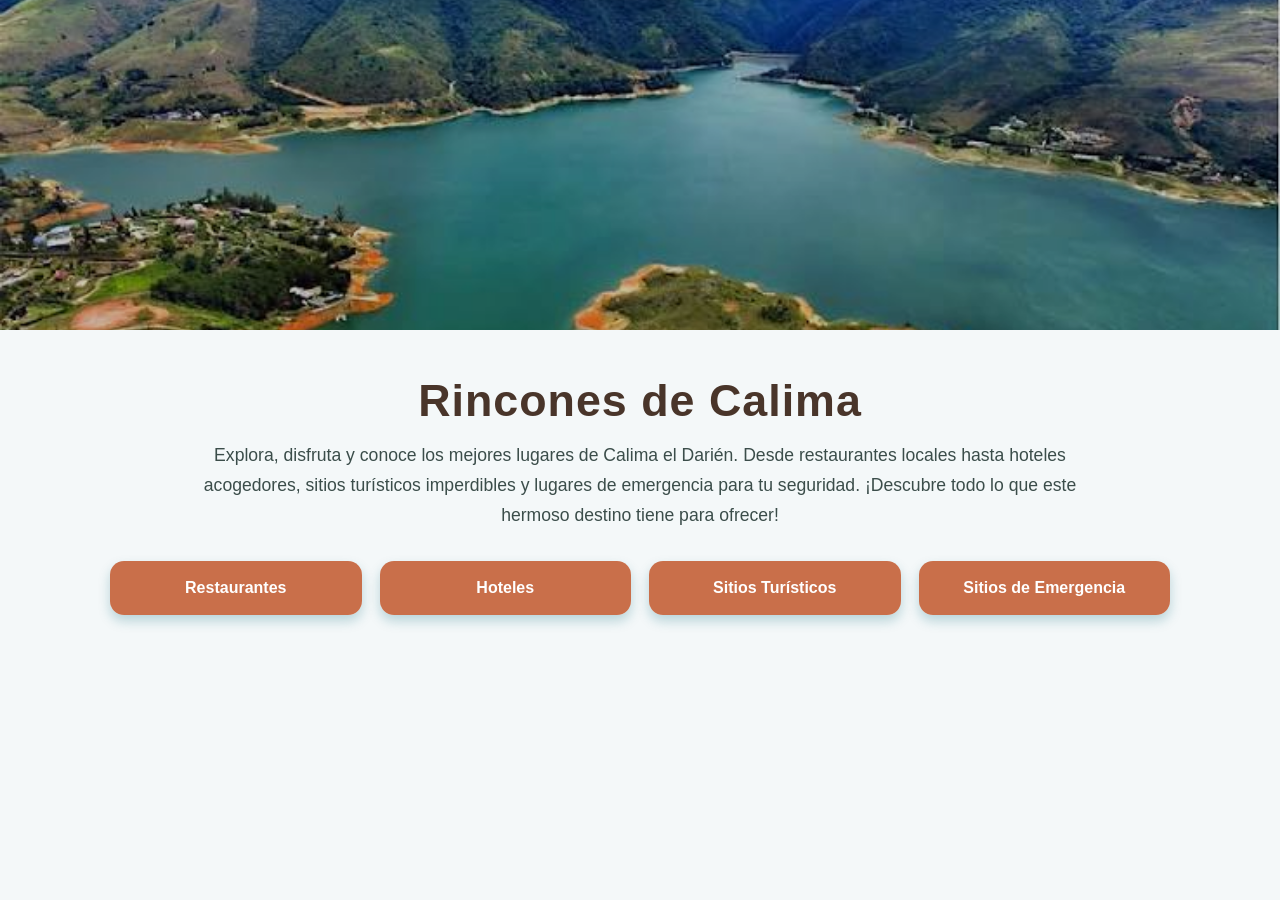
<file: index.html>
<!DOCTYPE html>
<html lang="es">
<head>
  <meta charset="UTF-8" />
  <meta name="viewport" content="width=device-width, initial-scale=1.0" />
  <title>Rincones de Calima - Calima el Darién</title>
  <style>
    * {
      box-sizing: border-box;
    }

    body {
      margin: 0;
      font-family: Arial, sans-serif;
      background: #f4f8f9;
      color: #1f2d2a;
    }

    .header {
      position: relative;
      width: 100%;
      height: 330px;
      overflow: hidden;
      background: #cfe4ea;
    }

    .header img {
      width: 100%;
      height: 100%;
      object-fit: cover;
      display: block;
      filter: brightness(0.8);
    }

    .container {
      max-width: 1100px;
      margin: 0 auto;
      padding: 20px 20px 50px;

    }

    h1 {
      text-align: center;
      font-size: 2.8rem;
      margin: 25px 0 15px;
      color: #49352A;
      letter-spacing: 1px;
    }

    .descripcion {
      text-align: center;
      max-width: 900px;
      margin: 0 auto 30px;
      font-size: 1.1rem;
      line-height: 1.7;
      color: #3b4d4a;
    }

    .botones {
      display: grid;
      grid-template-columns: repeat(4, minmax(180px, 1fr));
      gap: 18px;
      justify-content: center;
      margin-top: 25px;
    }

    .boton {
      display: inline-block;
      text-decoration: none;
      text-align: center;
      background: linear-gradient(135deg, #C96F4A, #C96F4A);
      color: white;
      padding: 18px 20px;
      border-radius: 14px;
      font-weight: bold;
      font-size: 1rem;
      box-shadow: 0 6px 12px rgba(13, 106, 125, 0.25);
      transition: transform 0.2s ease, box-shadow 0.2s ease;
    }

    .boton:hover {
      transform: translateY(-3px);
      box-shadow: 0 10px 16px rgba(13, 106, 125, 0.3);
    }

    @media (max-width: 768px) {
      .botones {
        grid-template-columns: repeat(2, minmax(150px, 1fr));
      }

      h1 {
        font-size: 2.2rem;
      }
    }

    @media (max-width: 480px) {
      .botones {
        grid-template-columns: 1fr;
      }
    }
  </style>
</head>
<body>
  <header class="header">
    <img src="imagenes/lag.jpg" alt="Lago en Calima el Darién" />
  </header>

  <main class="container">
    <h1>Rincones de Calima</h1>

    <p class="descripcion">
      Explora, disfruta y conoce los mejores lugares de Calima el Darién. Desde restaurantes locales hasta hoteles acogedores, sitios turísticos imperdibles y lugares de emergencia para tu seguridad. ¡Descubre todo lo que este hermoso destino tiene para ofrecer!
    </p>

    <div class="botones">
      <a class="boton" href="restaurantes.html">Restaurantes</a>
      <a class="boton" href="hoteles.html">Hoteles</a>
      <a class="boton" href="sitios-turisticos.html">Sitios Turísticos</a>
      <a class="boton" href="sitios-emergencia.html">Sitios de Emergencia</a>
    </div>
  </main>
</body>
</html>
</file>
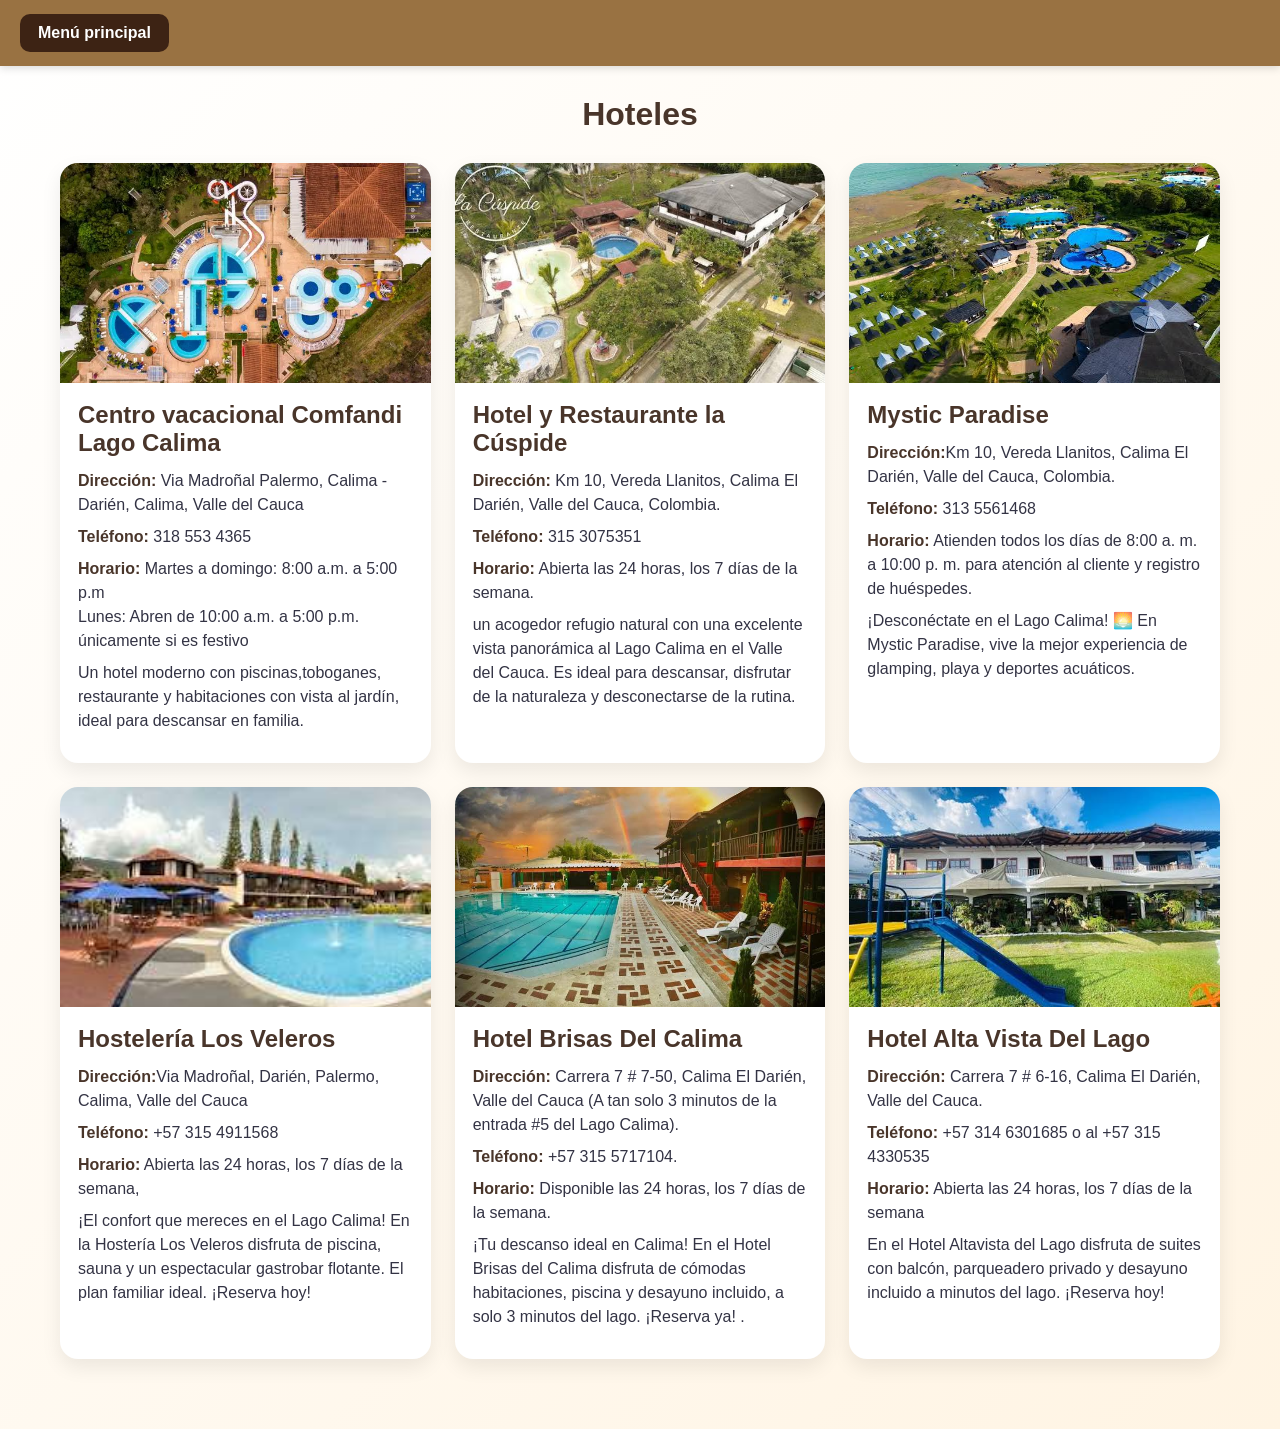
<file: hoteles.html>
<!DOCTYPE html>
<html lang="es">
  <head>
    <meta charset="UTF-8" />
    <meta name="viewport" content="width=device-width, initial-scale=1.0" />
    <title>Hoteles</title>
    <style>
      * {
        box-sizing: border-box;
      }

      body {
        margin: 0;
        font-family: Arial, sans-serif;
        background: linear-gradient(135deg, #ffff, #fff4e3);
        color: #1d1d1d;
      }

      .top-bar {
        position: sticky;
        top: 0;
        z-index: 10;
        background: rgb(153, 114, 66);
        padding: 14px 20px;
        box-shadow: 0 2px 8px rgba(0, 0, 0, 0.15);
      }

      .btn-principal {
        display: inline-block;
        background: #3D2314;
        color: white;
        text-decoration: none;
        font-weight: bold;
        padding: 10px 18px;
        border-radius: 10px;
        transition: 0.3s ease;
      }

      .btn-principal:hover {
        background: #865133;
      }

      .container {
        max-width: 1200px;
        margin: 30px auto;
        padding: 0 20px 40px;
      }

      h1 {
        text-align: center;
        margin-bottom: 30px;
        color: #49352A;
      }

      .grid {
        display: grid;
        grid-template-columns: repeat(auto-fit, minmax(280px, 1fr));
        gap: 24px;
      }

      .hotel-card {
        background: #fff;
        border-radius: 18px;
        overflow: hidden;
        box-shadow: 0 8px 20px rgba(0, 0, 0, 0.08);
        transition: transform 0.25s ease, box-shadow 0.25s ease;
      }

      .hotel-card:hover {
        transform: translateY(-5px);
        box-shadow: 0 14px 25px rgba(0, 0, 0, 0.12);
      }

      .hotel-card img {
        width: 100%;
        height: 220px;
        object-fit: cover;
        display: block;
      }

      .hotel-info {
        padding: 18px 18px 22px;
      }

      .hotel-info h2 {
        margin-top: 0;
        margin-bottom: 12px;
        color: #49352A;
        font-size: 1.5rem;
      }

      .hotel-info p {
        margin: 8px 0;
        line-height: 1.5;
        color: #334;
      }

      .label {
        font-weight: bold;
        color: #49352A;
      }
    </style>
  </head>
  <body>
    <header class="top-bar">
      <a class="btn-principal" href="index.html">Menú principal</a>
    </header>

    <main class="container">
      <h1>Hoteles</h1>

      <section class="grid">
        <article class="hotel-card">
          <img src="imagenes/comfandi.webp" alt=" Comfandi Lago Calima" />
          <div class="hotel-info">
            <h2>Centro vacacional Comfandi Lago Calima</h2>
            <p><span class="label">Dirección:</span> Via Madroñal Palermo, Calima - Darién, Calima, Valle del Cauca</p>
            <p><span class="label">Teléfono:</span> 318 553 4365</p>
            <p><span class="label">Horario:</span> Martes a domingo: 8:00 a.m. a 5:00 p.m <br /> Lunes: Abren de 10:00 a.m. a 5:00 p.m. únicamente si es festivo</p>
            <p>Un hotel moderno con piscinas,toboganes, restaurante y habitaciones con vista al jardín, ideal para descansar en familia.</p>
          </div>
        </article>

        <article class="hotel-card">
          <img src="imagenes/cuspide.jpg" alt="Hotel Vista Real" />
          <div class="hotel-info">
            <h2>Hotel y Restaurante la Cúspide</h2>
            <p><span class="label">Dirección:</span> Km 10, Vereda Llanitos, Calima El Darién, Valle del Cauca, Colombia.</p>
            <p><span class="label">Teléfono:</span>  315 3075351 </p>
            <p><span class="label">Horario:</span> Abierta las 24 horas, los 7 días de la semana.</p>
            <p> un acogedor refugio natural con una excelente vista panorámica al Lago Calima en el Valle del Cauca. Es ideal para descansar, disfrutar de la naturaleza y desconectarse de la rutina.</p>
          </div>
        </article>

        <article class="hotel-card">
          <img src="imagenes/mysti.jpg" alt="Hotel Aurora Plaza" />
          <div class="hotel-info">
            <h2> Mystic Paradise</h2>
            <p><span class="label">Dirección:</span>Km 10, Vereda Llanitos, Calima El Darién, Valle del Cauca, Colombia.</p>
            <p><span class="label">Teléfono:</span>   313 5561468  </p>
            <p><span class="label">Horario:</span> Atienden todos los días de 8:00 a. m. a 10:00 p. m. para atención al cliente y registro de huéspedes.</p>
            <p>¡Desconéctate en el Lago Calima! 🌅 En Mystic Paradise, vive la mejor experiencia de glamping, playa y deportes acuáticos.</p>
          </div>
        </article>

        <article class="hotel-card">
          <img src="imagenes/veleros.jpg" alt="Hotel Costa Azul" />
          <div class="hotel-info">
            <h2>Hostelería Los Veleros</h2>
            <p><span class="label">Dirección:</span>Via Madroñal, Darién, Palermo, Calima, Valle del Cauca</p>
            <p><span class="label">Teléfono:</span>  +57 315 4911568</p>
            <p><span class="label">Horario:</span>  Abierta las 24 horas, los 7 días de la semana,</p>
            <p> ¡El confort que mereces en el Lago Calima! En la Hostería Los Veleros disfruta de piscina, sauna y un espectacular gastrobar flotante. El plan familiar ideal. ¡Reserva hoy!</p>
          </div>
        </article>

        <article class="hotel-card">
          <img src="imagenes/brisas.jpg" alt="Hotel Montaña Serena" />
          <div class="hotel-info">
            <h2>Hotel Brisas Del Calima</h2>
            <p><span class="label">Dirección:</span> Carrera 7 # 7-50, Calima El Darién, Valle del Cauca (A tan solo 3 minutos de la entrada #5 del Lago Calima).</p>
            <p><span class="label">Teléfono:</span>  +57 315 5717104. </p>
            <p><span class="label">Horario:</span> Disponible las 24 horas, los 7 días de la semana.</p>
            <p>¡Tu descanso ideal en Calima! En el Hotel Brisas del Calima disfruta de cómodas habitaciones, piscina y desayuno incluido, a solo 3 minutos del lago. ¡Reserva ya! .</p>
          </div>
        </article>

        <article class="hotel-card">
          <img src="imagenes/alta.jpg" alt="Hotel San Jorge" />
          <div class="hotel-info">
            <h2>Hotel Alta Vista Del Lago</h2>
            <p><span class="label">Dirección:</span>  Carrera 7 # 6-16, Calima El Darién, Valle del Cauca.</p>
            <p><span class="label">Teléfono:</span>   +57 314 6301685 o al +57 315 4330535</p>
            <p><span class="label">Horario:</span> Abierta las 24 horas, los 7 días de la semana</p>
            <p>En el Hotel Altavista del Lago disfruta de suites con balcón, parqueadero privado y desayuno incluido a minutos del lago. ¡Reserva hoy!</p>
          </div>
        </article>
      </section>
    </main>
  </body>
</html>
</file>
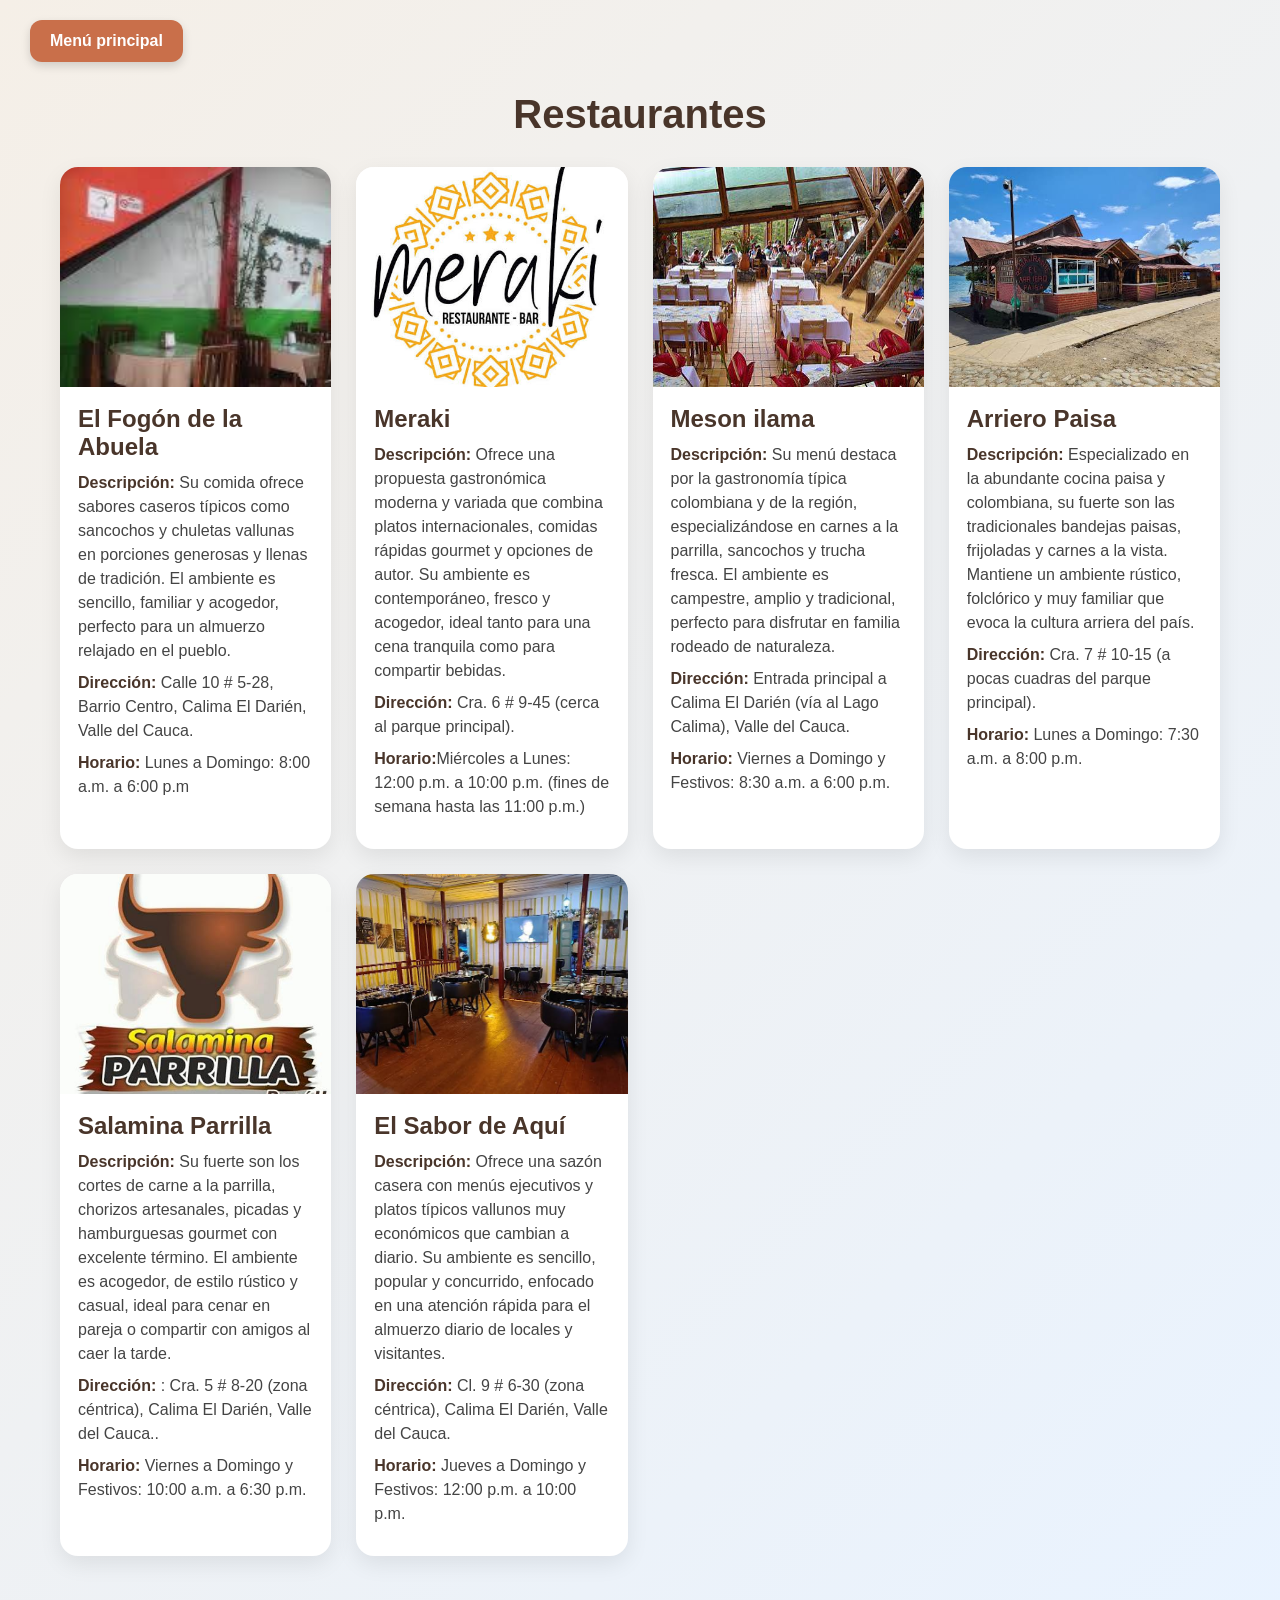
<file: restaurantes.html>
<!DOCTYPE html>
<html lang="es">
  <head>
    <meta charset="UTF-8" />
    <meta name="viewport" content="width=device-width, initial-scale=1.0" />
    <title>Restaurantes</title>
    <style>
      * {
        box-sizing: border-box;
      }

      body {
        margin: 0;
        font-family: Arial, sans-serif;
        background: linear-gradient(135deg, #f5efe7, #e9f3ff);
        color: #222;
      }

      .topbar {
        padding: 20px 30px 0;
      }

      .btn-principal {
        display: inline-block;
        text-decoration: none;
        background: #C96F4A;
        color: white;
        font-weight: bold;
        padding: 12px 20px;
        border-radius: 12px;
        box-shadow: 0 4px 10px rgba(0,0,0,0.15);
        transition: 0.3s ease;
      }

      .btn-principal:hover {
        background: #C96F4A;
      }

      .container {
        max-width: 1200px;
        margin: 30px auto;
        padding: 0 20px 40px;
      }

      h1 {
        text-align: center;
        margin-bottom: 30px;
        color: #49352A;
        font-size: 2.5rem;
      }

      .grid {
        display: grid;
        grid-template-columns: repeat(auto-fit, minmax(260px, 1fr));
        gap: 25px;
      }

      .card {
        background: #fff;
        border-radius: 18px;
        overflow: hidden;
        box-shadow: 0 8px 22px rgba(0,0,0,0.08);
        transition: transform 0.25s ease, box-shadow 0.25s ease;
      }

      .card:hover {
        transform: translateY(-6px);
        box-shadow: 0 12px 30px rgba(0,0,0,0.12);
      }

      .card img {
        width: 100%;
        height: 220px;
        object-fit: cover;
        display: block;
      }

      .content {
        padding: 18px 18px 22px;
      }

      .content h2 {
        margin: 0 0 10px;
        color: #49352A;
        font-size: 1.5rem;
      }

      .content p {
        margin: 8px 0;
        line-height: 1.5;
        color: #444;
      }

      .label {
        font-weight: bold;
        color: #49352A;
      }
    </style>
  </head>
  <body>
    <div class="topbar">
       <a href="index.html" class="btn-principal"> Menú principal</a>
    </div>

    <div class="container">
      <h1>Restaurantes</h1>

      <div class="grid">
        <article class="card">
          <img src="imagenes/fogon.jpg" alt="El Fogón de la Abuela" />
          <div class="content">
            <h2>El Fogón de la Abuela</h2>
            <p><span class="label">Descripción:</span> Su comida ofrece sabores caseros típicos como sancochos y chuletas vallunas en porciones generosas y llenas de tradición. El ambiente es sencillo, familiar y acogedor, perfecto para un almuerzo relajado en el pueblo.</p>
            <p><span class="label">Dirección:</span> Calle 10 # 5-28, Barrio Centro, Calima El Darién, Valle del Cauca.</p>
            <p><span class="label">Horario:</span> Lunes a Domingo: 8:00 a.m. a 6:00 p.m</p>
          </div>
        </article>

        <article class="card">
          <img src="imagenes/mera.jpg" alt="Meraki" />
          <div class="content">
            <h2>Meraki</h2>
            <p><span class="label">Descripción:</span> Ofrece una propuesta gastronómica moderna y variada que combina platos internacionales, comidas rápidas gourmet y opciones de autor. Su ambiente es contemporáneo, fresco y acogedor, ideal tanto para una cena tranquila como para compartir bebidas.</p>
            <p><span class="label">Dirección:</span> Cra. 6 # 9-45 (cerca al parque principal).</p>
            <p><span class="label">Horario:</span>Miércoles a Lunes: 12:00 p.m. a 10:00 p.m. (fines de semana hasta las 11:00 p.m.)</p>
          </div>
        </article>

        <article class="card">
          <img src="imagenes/meson.jpg" alt="Meson ilama" />
          <div class="content">
            <h2>Meson ilama</h2>
            <p><span class="label">Descripción:</span> Su menú destaca por la gastronomía típica colombiana y de la región, especializándose en carnes a la parrilla, sancochos y trucha fresca. El ambiente es campestre, amplio y tradicional, perfecto para disfrutar en familia rodeado de naturaleza.</p>
            <p><span class="label">Dirección:</span> Entrada principal a Calima El Darién (vía al Lago Calima), Valle del Cauca.</p>
            <p><span class="label">Horario:</span> Viernes a Domingo y Festivos: 8:30 a.m. a 6:00 p.m.</p>
          </div>
        </article>

        <article class="card">
          <img src="imagenes/paisa.jpg" alt="Arriero Paisa" />
          <div class="content">
            <h2>Arriero Paisa</h2>
            <p><span class="label">Descripción:</span> Especializado en la abundante cocina paisa y colombiana, su fuerte son las tradicionales bandejas paisas, frijoladas y carnes a la vista. Mantiene un ambiente rústico, folclórico y muy familiar que evoca la cultura arriera del país.</p>
            <p><span class="label">Dirección:</span> Cra. 7 # 10-15 (a pocas cuadras del parque principal).</p>
            <p><span class="label">Horario:</span> Lunes a Domingo: 7:30 a.m. a 8:00 p.m.</p>
          </div>
        </article>

        <article class="card">
          <img src="imagenes/sala.jpg" alt="salamina parrila" />
          <div class="content">
            <h2>Salamina Parrilla</h2>
            <p><span class="label">Descripción:</span> Su fuerte son los cortes de carne a la parrilla, chorizos artesanales, picadas y hamburguesas gourmet con excelente término. El ambiente es acogedor, de estilo rústico y casual, ideal para cenar en pareja o compartir con amigos al caer la tarde.</p>
            <p><span class="label">Dirección:</span> : Cra. 5 # 8-20 (zona céntrica), Calima El Darién, Valle del Cauca..</p>
            <p><span class="label">Horario:</span> Viernes a Domingo y Festivos: 10:00 a.m. a 6:30 p.m.</p>
          </div>
        </article>

        <article class="card">
          <img src="imagenes/sabor.jpg" alt="El Sabor de Aquí" />
          <div class="content">
            <h2>El Sabor de Aquí</h2>
            <p><span class="label">Descripción:</span> Ofrece una sazón casera con menús ejecutivos y platos típicos vallunos muy económicos que cambian a diario. Su ambiente es sencillo, popular y concurrido, enfocado en una atención rápida para el almuerzo diario de locales y visitantes.</p>
            <p><span class="label">Dirección:</span> Cl. 9 # 6-30 (zona céntrica), Calima El Darién, Valle del Cauca.</p>
            <p><span class="label">Horario:</span> Jueves a Domingo y Festivos: 12:00 p.m. a 10:00 p.m.</p>
          </div>
        </article>
      </div>
    </div>
  </body>
</html>
</file>
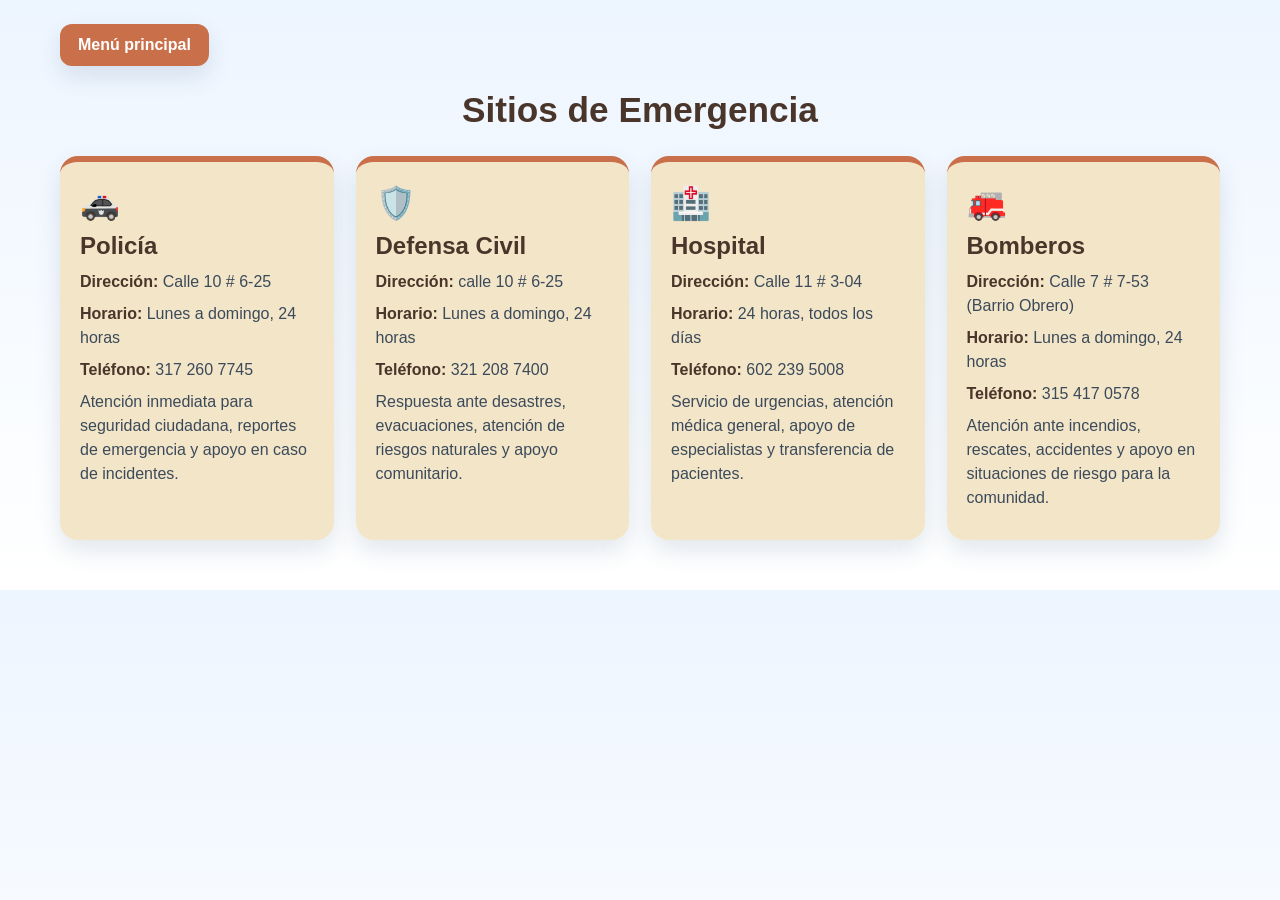
<file: sitios-emergencia.html>
<!DOCTYPE html>
<html lang="es">
  <head>
    <meta charset="UTF-8" />
    <meta name="viewport" content="width=device-width, initial-scale=1.0" />
    <title>Sitios de Emergencia</title>
    <style>
      :root {
        --primary: #49352A;
        --secondary: #C96F4A;
        --bg: #FFF4E3;
        --card: #f3e5c8;
        --text: #49352A;
        --muted: #3b4a5a;
        --shadow: 0 10px 25px rgba(13, 59, 102, 0.12);
      }

      * {
        box-sizing: border-box;
      }

      body {
        margin: 0;
        font-family: Arial, Helvetica, sans-serif;
        background: linear-gradient(180deg, #edf5ff 0%, #ffff 100%);
        color: var(--text);
      }

      .container {
        max-width: 1200px;
        margin: 0 auto;
        padding: 24px 20px 50px;
      }

      .top-bar {
        margin-bottom: 24px;
      }

      .btn-back {
        display: inline-flex;
        align-items: center;
        gap: 8px;
        text-decoration: none;
        background:#C96F4A ;
        color: #ffffff;
        font-weight: 700;
        padding: 12px 18px;
        border-radius: 12px;
        box-shadow: var(--shadow);
        transition: transform 0.2s ease;
      }

      .btn-back:hover {
        transform: translateY(-1px);
      }

      h1 {
        margin: 0 0 26px;
        text-align: center;
        font-size: 2.2rem;
        color: var(--primary);
      }

      .grid {
        display: grid;
        grid-template-columns: repeat(auto-fit, minmax(240px, 1fr));
        gap: 22px;
      }

      .card {
        background: var(--card);
        border-radius: 18px;
        padding: 22px 20px;
        box-shadow: var(--shadow);
        border-top: 6px solid var(--secondary);
      }

      .icon {
        font-size: 2rem;
        margin-bottom: 10px;
      }

      .card h2 {
        margin: 0 0 10px;
        font-size: 1.5rem;
        color: var(--primary);
      }

      .card p {
        margin: 8px 0;
        color: var(--muted);
        line-height: 1.5;
      }

      .label {
        font-weight: 700;
        color: var(--text);
      }

      @media (max-width: 600px) {
        h1 {
          font-size: 1.8rem;
        }
      }
    </style>
  </head>
  <body>
    <div class="container">
      <div class="top-bar">
        <a href="index.html" class="btn-back"> Menú principal</a>
      </div>

      <h1>Sitios de Emergencia</h1>

      <div class="grid">
        <div class="card">
          <div class="icon">🚓</div>
          <h2>Policía</h2>
          <p><span class="label">Dirección:</span> Calle 10 # 6-25</p>
          <p><span class="label">Horario:</span> Lunes a domingo, 24 horas</p>
          <p><span class="label">Teléfono:</span> 317 260 7745</p>
          <p>Atención inmediata para seguridad ciudadana, reportes de emergencia y apoyo en caso de incidentes.</p>
        </div>

        <div class="card">
          <div class="icon">🛡️</div>
          <h2>Defensa Civil</h2>
          <p><span class="label">Dirección:</span> calle 10 # 6-25</p>
          <p><span class="label">Horario:</span>  Lunes a domingo, 24 horas</p>
           <p><span class="label">Teléfono:</span> 321 208 7400</p>
          <p>Respuesta ante desastres, evacuaciones, atención de riesgos naturales y apoyo comunitario.</p>
        </div>

        <div class="card">
          <div class="icon">🏥</div>
          <h2>Hospital</h2>
          <p><span class="label">Dirección:</span> Calle 11 # 3-04</p>
          <p><span class="label">Horario:</span> 24 horas, todos los días</p>
           <p><span class="label">Teléfono:</span> 602 239 5008</p>
          <p>Servicio de urgencias, atención médica general, apoyo de especialistas y transferencia de pacientes.</p>
        </div>

        <div class="card">
          <div class="icon">🚒</div>
          <h2>Bomberos</h2>
          <p><span class="label">Dirección:</span> Calle 7 # 7-53 (Barrio Obrero)</p>
          <p><span class="label">Horario:</span> Lunes a domingo, 24 horas</p>
           <p><span class="label">Teléfono:</span> 315 417 0578</p>
          <p>Atención ante incendios, rescates, accidentes y apoyo en situaciones de riesgo para la comunidad.</p>
        </div>
      </div>
    </div>
  </body>
</html>
</file>
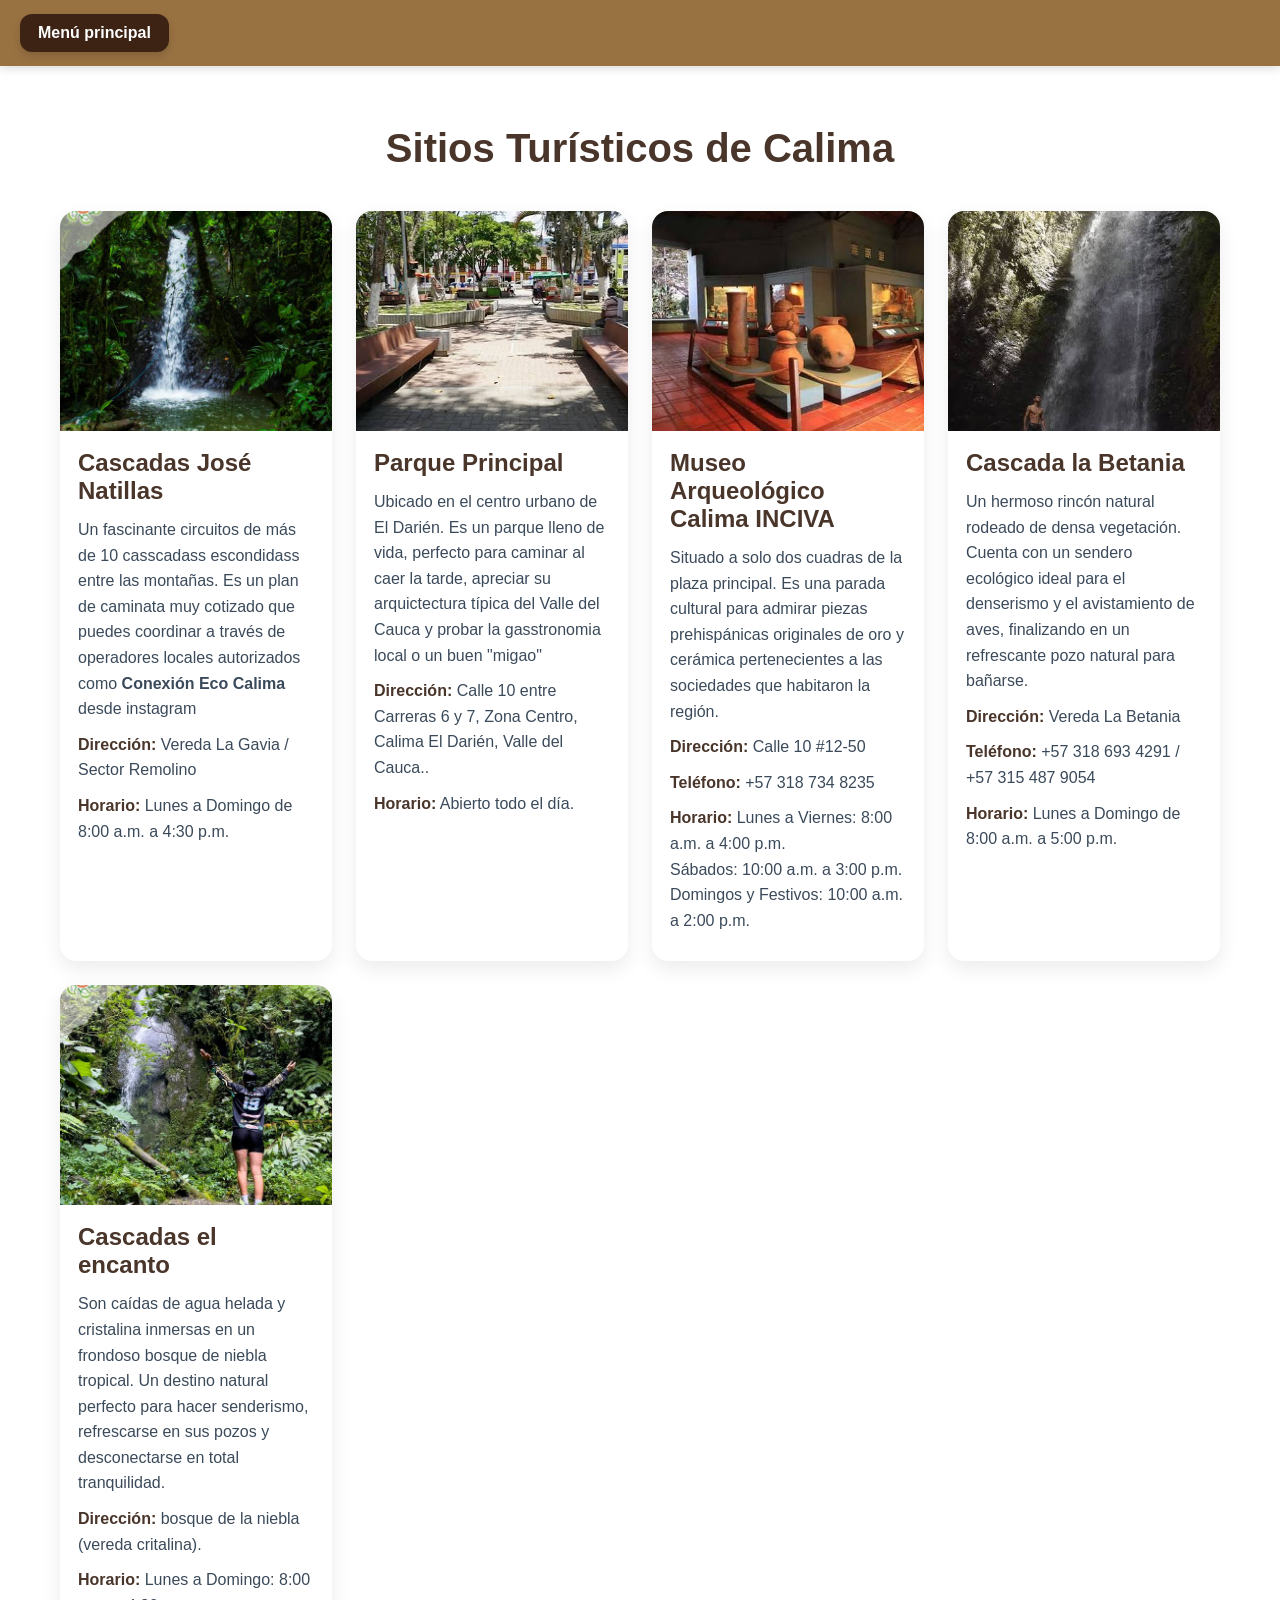
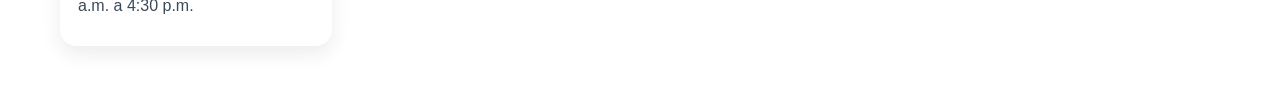
<file: sitios-turisticos.html>
<!DOCTYPE html>
<html lang="es">
<head>
  <meta charset="UTF-8" />
  <meta name="viewport" content="width=device-width, initial-scale=1.0" />
  <title>Sitios Turísticos - Calima</title>
  <style>
    * {
      box-sizing: border-box;
      margin: 0;
      padding: 0;
      font-family: Arial, sans-serif;
    }

    body {
      background: linear-gradient(to bottom, #ffff, #ffff);
      color: #1f2d3d;
    }

    .top-bar {
      position: sticky;
      top: 0;
      z-index: 10;
      background: rgb(153, 114, 66);
      padding: 14px 20px;
      box-shadow: 0 2px 10px rgba(0, 0, 0, 0.15);
    }

    .btn-principal {
      display: inline-block;
      background: #3D2314;
      color: #ffff;
      font-weight: bold;
      padding: 10px 18px;
      border-radius: 12px;
      text-decoration: none;
      transition: 0.3s ease;
      box-shadow: 0 4px 8px rgba(0, 0, 0, 0.15);
    }

    .btn-principal:hover {
      background: #865133;
      transform: translateY(-2px);
    }

    .container {
      max-width: 1200px;
      margin: 0 auto;
      padding: 30px 20px 60px;
    }

    .titulo-principal {
      text-align: center;
      margin: 30px 0 40px;
      color: #49352A;
      font-size: 2.5rem;
    }

    .menu-grid {
      display: grid;
      grid-template-columns: repeat(auto-fit, minmax(260px, 1fr));
      gap: 24px;
    }

    .card {
      background: #ffffff;
      border-radius: 16px;
      overflow: hidden;
      box-shadow: 0 8px 20px rgba(0, 0, 0, 0.08);
      transition: transform 0.3s ease, box-shadow 0.3s ease;
    }

    .card:hover {
      transform: translateY(-5px);
      box-shadow: 0 12px 25px rgba(0, 0, 0, 0.12);
    }

    .card img {
      width: 100%;
      height: 220px;
      object-fit: cover;
      display: block;
    }

    .card-content {
      padding: 18px;
    }

    .card h2 {
      color: #49352A;
      margin-bottom: 12px;
      font-size: 1.5rem;
    }

    .card p {
      margin-bottom: 10px;
      line-height: 1.6;
      color: #3b4a5a;
    }

    .card strong {
      color: #49352A;
    }
  </style>
</head>
<body>
  <header class="top-bar">
    <a class="btn-principal" href="index.html">Menú principal</a>
  </header>

  <main id="menu-principal" class="container">
    <h1 class="titulo-principal">Sitios Turísticos de Calima</h1>

    <section class="menu-grid">
      <article class="card">
        <img src="imagenes/jose.jpg" alt="Mirador del Calima" />
        <div class="card-content">
          <h2>Cascadas José Natillas</h2>
          <p>Un fascinante circuitos de más de 10 casscadass escondidass entre las montañas. Es un plan de caminata muy cotizado que puedes coordinar a través de operadores locales autorizados como <b> Conexión Eco Calima</b> desde instagram</p>
          <p><strong>Dirección:</strong> Vereda La Gavia / Sector Remolino</p>
          <p><strong>Horario:</strong> Lunes a Domingo de 8:00 a.m. a 4:30 p.m.</p>
        </div>
      </article>

      <article class="card">
        <img src="imagenes/parque.jpg" alt="Parque Principal de Calima" />
        <div class="card-content">
          <h2>Parque Principal</h2>
          <p>Ubicado en el centro urbano de El Darién. Es un parque lleno de vida, perfecto para caminar al caer la tarde, apreciar su arquictectura típica del Valle del Cauca y probar la gasstronomia local o un buen "migao"</p>
          <p><strong>Dirección:</strong> Calle 10 entre Carreras 6 y 7, Zona Centro, Calima El Darién, Valle del Cauca..</p>
          <p><strong>Horario:</strong> Abierto todo el día.</p>
        </div>
      </article>

      <article class="card">
        <img src="imagenes/museo.jpg" alt="Museo Arqueológico Calima INCIVA" />
        <div class="card-content">
          <h2>Museo Arqueológico Calima INCIVA</h2>
          <p>Situado a solo dos cuadras de  la plaza principal. Es una parada cultural para admirar piezas prehispánicas originales de oro y cerámica pertenecientes a las sociedades que habitaron la región.  </p>
          <p><strong>Dirección:</strong> Calle 10 #12-50</p>
           <p><strong>Teléfono:</strong> +57 318 734 8235</p>
          <p><strong>Horario:</strong> Lunes a Viernes: 8:00 a.m. a 4:00 p.m.<br>Sábados: 10:00 a.m. a 3:00 p.m.<br>Domingos y Festivos: 10:00 a.m. a 2:00 p.m.</p>
        </div>
      </article>

      <article class="card">
        <img src="imagenes/beta.jpg" alt="Cascada la Betania" />
        <div class="card-content">
          <h2>Cascada la Betania</h2>
          <p>Un hermoso rincón natural rodeado de densa vegetación. Cuenta con un sendero ecológico ideal para el denserismo y el avistamiento de aves, finalizando en un refrescante pozo natural para bañarse.</p>
          <p><strong>Dirección:</strong> Vereda La Betania</p>
          <p><strong>Teléfono:</strong> +57 318 693 4291 / +57 315 487 9054</p>
          <p><strong>Horario:</strong> Lunes a Domingo de 8:00 a.m. a 5:00 p.m.</p>
        </div>
      </article>

      <article class="card">
        <img src="imagenes/encanto.jpg" alt="Cascadas el encanto" />
        <div class="card-content">
          <h2>Cascadas el encanto</h2>
          <p>Son caídas de agua helada y cristalina inmersas en un frondoso bosque de niebla tropical. Un destino natural perfecto para hacer senderismo, refrescarse en sus pozos y desconectarse en total tranquilidad.</p>
          <p><strong>Dirección:</strong> bosque de la niebla (vereda critalina).</p>
          <p><strong>Horario:</strong> Lunes a Domingo: 8:00 a.m. a 4:30 p.m.</p>
        </div>
      </article>
    </section>
  </main>
</body>
</html>
</file>
